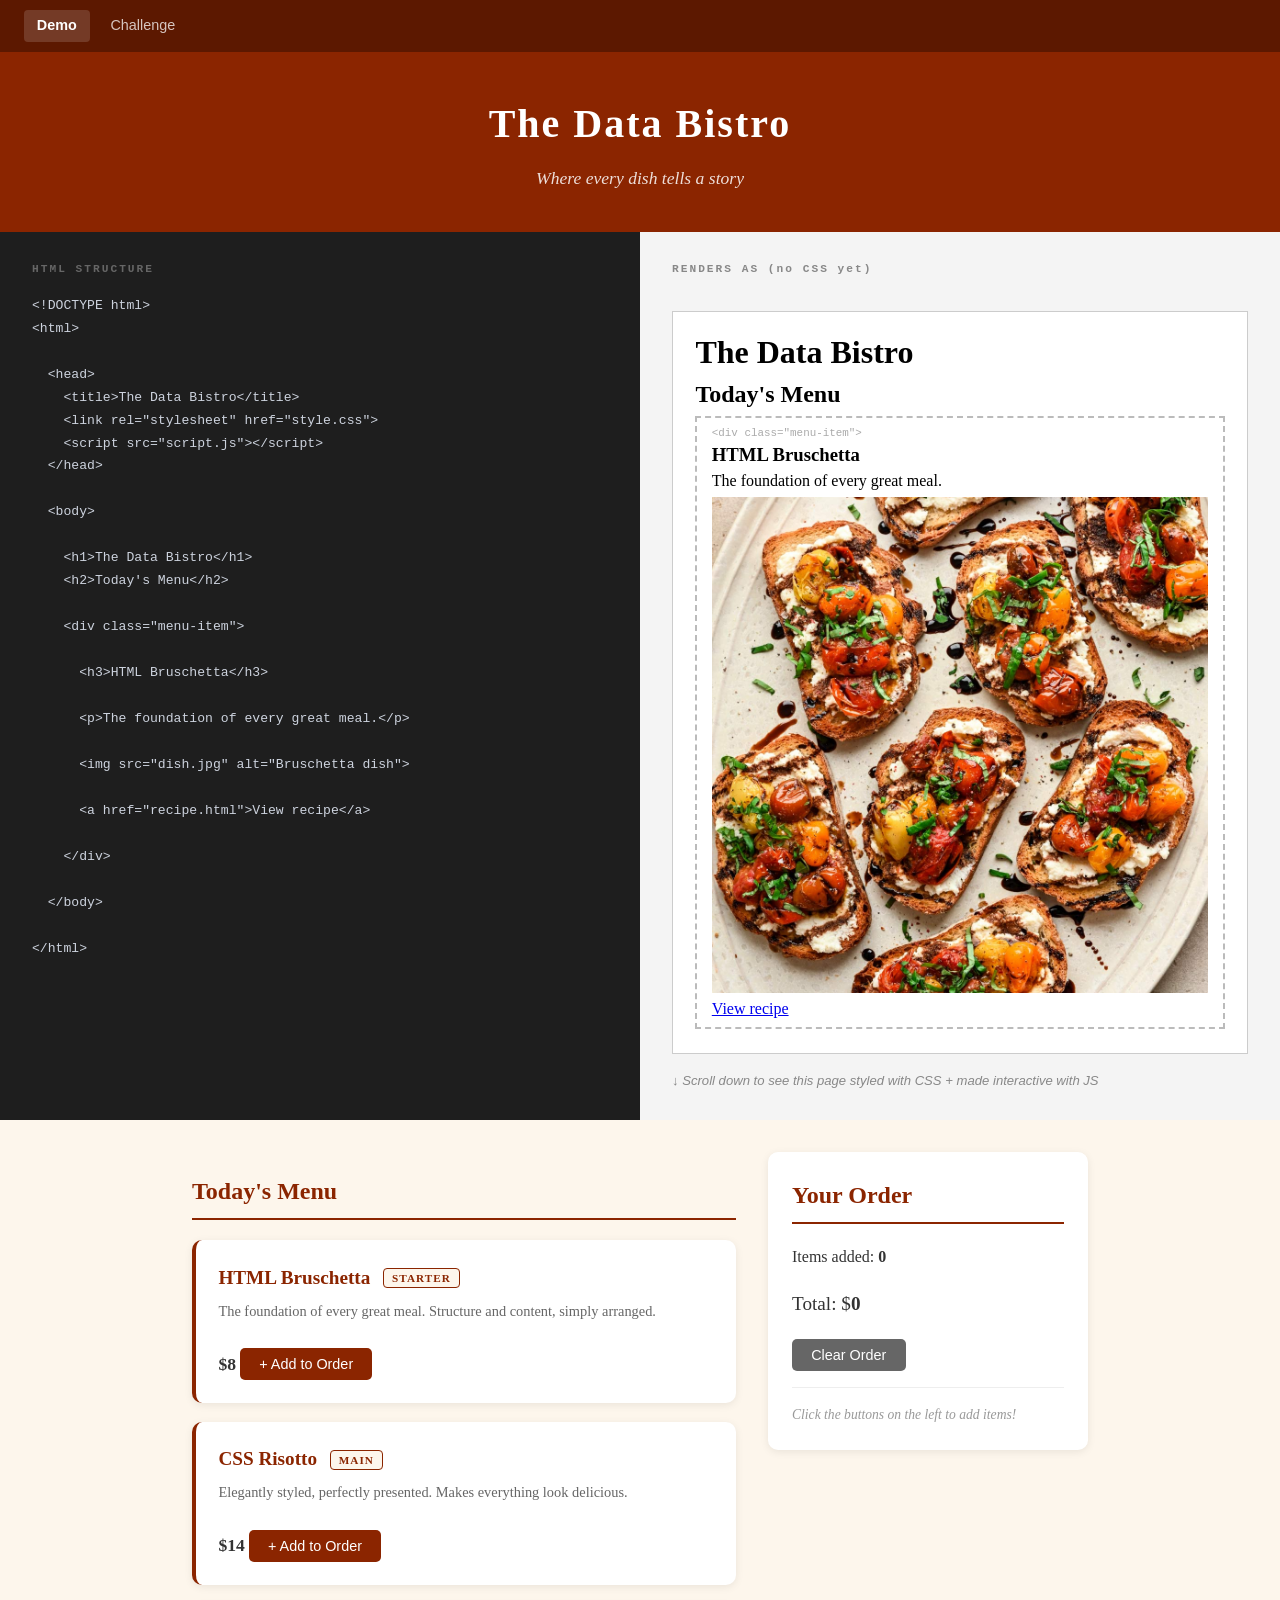
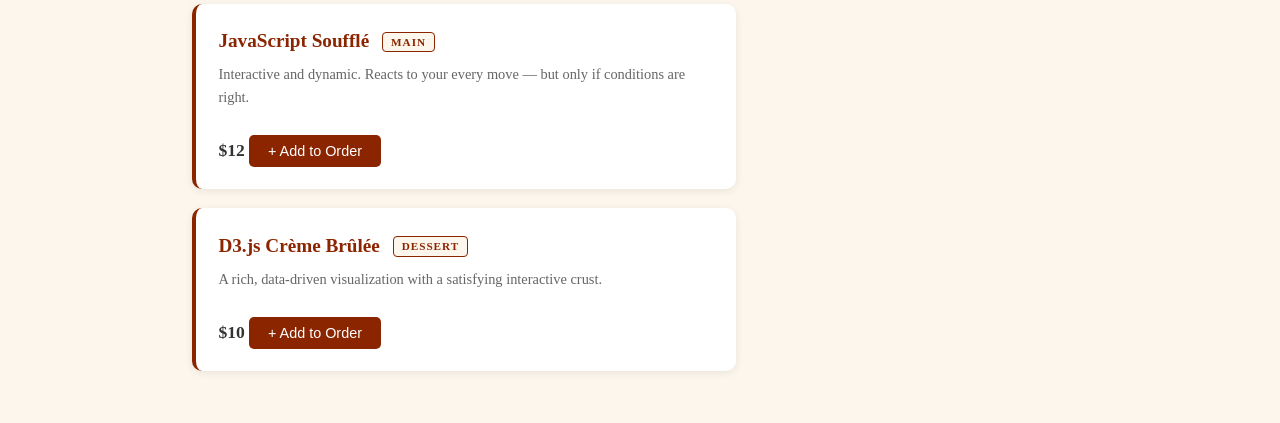
<file: index.html>
<!DOCTYPE html>
<html lang="en">
<head>
  <meta charset="UTF-8">
  <meta name="viewport" content="width=device-width, initial-scale=1.0">
  <title>The Data Bistro</title>

  <!--
    CONNECTION POINT 1 — HTML → CSS
    This <link> tag is how the browser finds style.css.
    The href must match the filename exactly.
    If it's wrong (e.g. "styles.css"), NONE of the CSS loads.
  -->
  <link rel="stylesheet" href="style.css">
</head>
<body>

  <nav>
    <a href="./" class="current">Demo</a>
    <a href="challenge/">Challenge</a>
  </nav>

  <header>
    <h1>The Data Bistro</h1>
    <p class="tagline">Where every dish tells a story</p>
  </header>

  <section class="blueprint">
    <div class="bp-code">
      <p class="bp-label">HTML STRUCTURE</p>
      <pre><code>&lt;!DOCTYPE html&gt;
&lt;html&gt;

  &lt;head&gt;
    &lt;title&gt;The Data Bistro&lt;/title&gt;
    &lt;link rel="stylesheet" href="style.css"&gt;
    &lt;script src="script.js"&gt;&lt;/script&gt;
  &lt;/head&gt;

  &lt;body&gt;

    &lt;h1&gt;The Data Bistro&lt;/h1&gt;
    &lt;h2&gt;Today's Menu&lt;/h2&gt;

    &lt;div class="menu-item"&gt;

      &lt;h3&gt;HTML Bruschetta&lt;/h3&gt;

      &lt;p&gt;The foundation of every great meal.&lt;/p&gt;

      &lt;img src="dish.jpg" alt="Bruschetta dish"&gt;

      &lt;a href="recipe.html"&gt;View recipe&lt;/a&gt;

    &lt;/div&gt;

  &lt;/body&gt;

&lt;/html&gt;</code></pre>
    </div>
    <div class="bp-preview">
      <p class="bp-label">RENDERS AS (no CSS yet)</p>
      <div class="preview-box">
        <h1>The Data Bistro</h1>
        <h2>Today's Menu</h2>
        <div class="pv-div">
          <span class="pv-div-label">&lt;div class="menu-item"&gt;</span>
          <h3>HTML Bruschetta</h3>
          <p>The foundation of every great meal.</p>
          <img src="dish.jpg" alt="Bruschetta dish" class="pv-img">
          <a href="#">View recipe</a>
        </div>
      </div>
      <p class="bp-note">↓ Scroll down to see this page styled with CSS + made interactive with JS</p>
    </div>
  </section>

  <main>

    <section class="menu">
      <h2>Today's Menu</h2>

      <!--
        Each dish card uses class="menu-item".
        In style.css, the selector ".menu-item" targets these divs.
        If the class name here and in the CSS don't match, the card gets no styling.
      -->
      <div class="menu-item">
        <h3>HTML Bruschetta <span class="badge">Starter</span></h3>
        <p class="description">The foundation of every great meal. Structure and content, simply arranged.</p>
        <span class="price">$8</span>
        <!-- data-price is read by script.js to know how much to add -->
        <button class="add-btn" data-price="8">+ Add to Order</button>
      </div>

      <div class="menu-item">
        <h3>CSS Risotto <span class="badge">Main</span></h3>
        <p class="description">Elegantly styled, perfectly presented. Makes everything look delicious.</p>
        <span class="price">$14</span>
        <button class="add-btn" data-price="14">+ Add to Order</button>
      </div>

      <div class="menu-item">
        <h3>JavaScript Soufflé <span class="badge">Main</span></h3>
        <p class="description">Interactive and dynamic. Reacts to your every move — but only if conditions are right.</p>
        <span class="price">$12</span>
        <button class="add-btn" data-price="12">+ Add to Order</button>
      </div>

      <div class="menu-item">
        <h3>D3.js Crème Brûlée <span class="badge">Dessert</span></h3>
        <p class="description">A rich, data-driven visualization with a satisfying interactive crust.</p>
        <span class="price">$10</span>
        <button class="add-btn" data-price="10">+ Add to Order</button>
      </div>
    </section>

    <aside class="order-panel">
      <h2>Your Order</h2>
      <p>Items added: <strong id="item-count">0</strong></p>
      <!--
        id="order-total" is how script.js finds this element.
        In script.js: document.getElementById('order-total')
        If that ID doesn't match exactly, JS can't update the total.
      -->
      <p class="total-line">Total: $<strong id="order-total">0</strong></p>
      <!--
        id="clear-btn" is how script.js finds this button.
        In script.js: document.getElementById('clear-btn')
      -->
      <button id="clear-btn">Clear Order</button>
      <hr>
      <p class="note">Click the buttons on the left to add items!</p>
    </aside>

  </main>

  <!--
    CONNECTION POINT 2 — HTML → JavaScript
    This <script> tag is how the browser finds script.js.
    It goes at the bottom so all the HTML elements above exist
    before script.js tries to find them.
    If src is wrong, or this line is missing, NONE of the JS runs.
  -->
  <script src="script.js"></script>

</body>
</html>
</file>
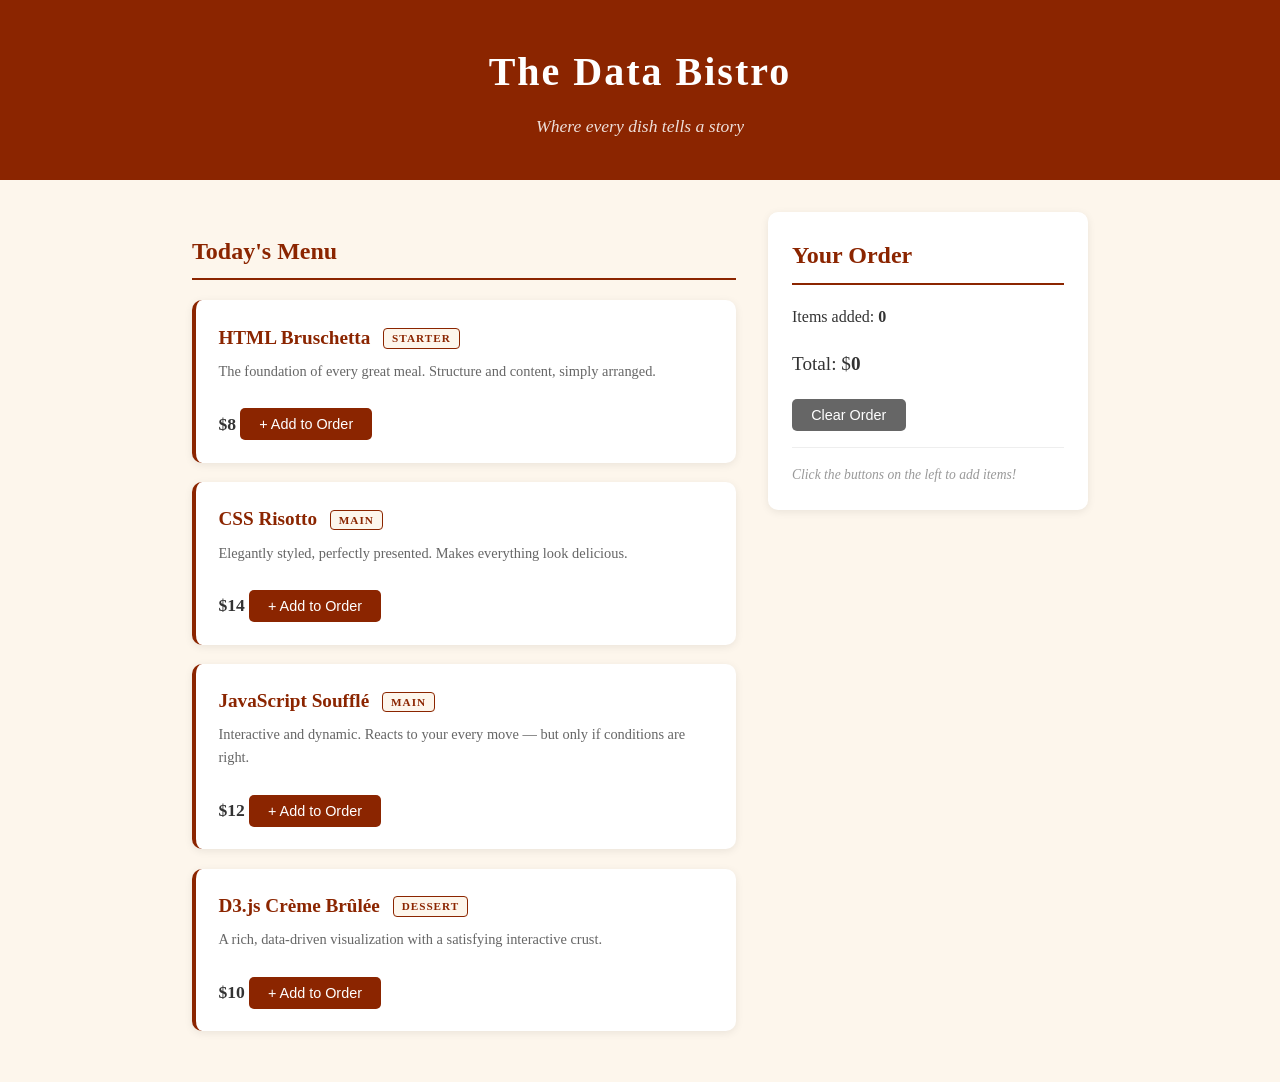
<file: demo/index.html>
<!DOCTYPE html>
<html lang="en">
<head>
  <meta charset="UTF-8">
  <meta name="viewport" content="width=device-width, initial-scale=1.0">
  <title>The Data Bistro</title>

  <!--
    CONNECTION POINT 1 — HTML → CSS
    This <link> tag is how the browser finds style.css.
    The href must match the filename exactly.
    If it's wrong (e.g. "styles.css"), NONE of the CSS loads.
  -->
  <link rel="stylesheet" href="style.css">
</head>
<body>

  <header>
    <h1>The Data Bistro</h1>
    <p class="tagline">Where every dish tells a story</p>
  </header>

  <main>

    <section class="menu">
      <h2>Today's Menu</h2>

      <!--
        Each dish card uses class="menu-item".
        In style.css, the selector ".menu-item" targets these divs.
        If the class name here and in the CSS don't match, the card gets no styling.
      -->
      <div class="menu-item">
        <h3>HTML Bruschetta <span class="badge">Starter</span></h3>
        <p class="description">The foundation of every great meal. Structure and content, simply arranged.</p>
        <span class="price">$8</span>
        <!-- data-price is read by script.js to know how much to add -->
        <button class="add-btn" data-price="8">+ Add to Order</button>
      </div>

      <div class="menu-item">
        <h3>CSS Risotto <span class="badge">Main</span></h3>
        <p class="description">Elegantly styled, perfectly presented. Makes everything look delicious.</p>
        <span class="price">$14</span>
        <button class="add-btn" data-price="14">+ Add to Order</button>
      </div>

      <div class="menu-item">
        <h3>JavaScript Soufflé <span class="badge">Main</span></h3>
        <p class="description">Interactive and dynamic. Reacts to your every move — but only if conditions are right.</p>
        <span class="price">$12</span>
        <button class="add-btn" data-price="12">+ Add to Order</button>
      </div>

      <div class="menu-item">
        <h3>D3.js Crème Brûlée <span class="badge">Dessert</span></h3>
        <p class="description">A rich, data-driven visualization with a satisfying interactive crust.</p>
        <span class="price">$10</span>
        <button class="add-btn" data-price="10">+ Add to Order</button>
      </div>
    </section>

    <aside class="order-panel">
      <h2>Your Order</h2>
      <p>Items added: <strong id="item-count">0</strong></p>
      <!--
        id="order-total" is how script.js finds this element.
        In script.js: document.getElementById('order-total')
        If that ID doesn't match exactly, JS can't update the total.
      -->
      <p class="total-line">Total: $<strong id="order-total">0</strong></p>
      <!--
        id="clear-btn" is how script.js finds this button.
        In script.js: document.getElementById('clear-btn')
      -->
      <button id="clear-btn">Clear Order</button>
      <hr>
      <p class="note">Click the buttons on the left to add items!</p>
    </aside>

  </main>

  <!--
    CONNECTION POINT 2 — HTML → JavaScript
    This <script> tag is how the browser finds script.js.
    It goes at the bottom so all the HTML elements above exist
    before script.js tries to find them.
    If src is wrong, or this line is missing, NONE of the JS runs.
  -->
  <script src="script.js"></script>

</body>
</html>
</file>
<file: style.css>
/* ============================================================
   style.css — The "Interior Design" of The Data Bistro
   Loaded by the <link> tag in index.html.

   HOW SELECTORS CONNECT TO HTML:
     .menu-item  →  targets every element with class="menu-item"
     #order-total → targets the element with id="order-total"
     .add-btn    →  targets every element with class="add-btn"
   If the name here doesn't match the class/id in HTML, the rule is ignored.
   ============================================================ */

*, *::before, *::after {
  box-sizing: border-box;
}

body {
  font-family: 'Georgia', serif;
  margin: 0;
  background-color: #fdf6ec;
  color: #333;
  line-height: 1.6;
}

/* ------- Blueprint panel ------- */
.blueprint {
  display: flex;
  min-height: 340px;
}

.bp-code {
  flex: 1;
  padding: 1.8rem 2rem;
  background: #1e1e1e;
  overflow-x: auto;
}

.bp-preview {
  flex: 1;
  padding: 1.8rem 2rem;
  background: #f4f4f4;
  display: flex;
  flex-direction: column;
  gap: 1rem;
}

.bp-label {
  font-family: monospace;
  font-size: 0.7rem;
  font-weight: bold;
  letter-spacing: 2px;
  color: #888;
  margin: 0 0 1rem;
}

.bp-code .bp-label {
  color: #666;
}

.bp-code pre {
  margin: 0;
}

.bp-code code {
  font-family: 'Courier New', monospace;
  font-size: 0.82rem;
  color: #cdd3de;
  line-height: 1.75;
  white-space: pre;
}

/* Preview box — resets to plain browser-default rendering */
.preview-box {
  background: white;
  border: 1px solid #ccc;
  padding: 1rem 1.4rem;
  font-family: 'Times New Roman', Times, serif;
  color: black;
  line-height: normal;
}

.preview-box h1 {
  font-size: 2em;
  font-weight: bold;
  margin: 0.2em 0 0.3em;
  color: black;
  font-family: 'Times New Roman', Times, serif;
  text-align: left;
  letter-spacing: normal;
  padding: 0;
  background: none;
}

.preview-box h2 {
  font-size: 1.5em;
  font-weight: bold;
  margin: 0.2em 0 0.3em;
  color: black;
  font-family: 'Times New Roman', Times, serif;
  border: none;
  padding: 0;
}

.preview-box h3 {
  font-size: 1.17em;
  font-weight: bold;
  margin: 0.2em 0 0.3em;
  color: black;
  font-family: 'Times New Roman', Times, serif;
}

.preview-box p {
  margin: 0.4em 0;
  color: black;
  font-size: 1em;
  font-style: normal;
}

.pv-div {
  border: 2px dashed #bbb;
  padding: 0.6rem 0.9rem;
  margin: 0.5rem 0;
}

.pv-div-label {
  display: block;
  font-family: monospace;
  font-size: 0.68rem;
  color: #aaa;
  margin-bottom: 0.3rem;
}

.pv-img {
  display: block;
  max-width: 100%;
  height: auto;
  margin: 0.4em 0;
}

.preview-box a {
  color: #0000ee;
  text-decoration: underline;
  font-family: 'Times New Roman', Times, serif;
  font-size: 1em;
}

.bp-note {
  font-family: sans-serif;
  font-size: 0.82rem;
  color: #888;
  font-style: italic;
  margin: 0;
}

/* ------- Nav ------- */
nav {
  background-color: #5c1800;
  display: flex;
  gap: 0.5rem;
  padding: 0.6rem 1.5rem;
}

nav a {
  color: rgba(255, 255, 255, 0.75);
  text-decoration: none;
  font-family: sans-serif;
  font-size: 0.9rem;
  padding: 0.3rem 0.8rem;
  border-radius: 4px;
}

nav a:hover {
  color: white;
  background-color: rgba(255, 255, 255, 0.1);
}

nav a.current {
  color: white;
  font-weight: bold;
  background-color: rgba(255, 255, 255, 0.15);
}

/* ------- Header ------- */
header {
  background-color: #8b2500;
  color: white;
  text-align: center;
  padding: 2.5rem 1rem;
}

header h1 {
  margin: 0;
  font-size: 2.5rem;
  letter-spacing: 2px;
}

.tagline {
  margin: 0.5rem 0 0;
  font-style: italic;
  opacity: 0.85;
  font-size: 1.1rem;
}

/* ------- Page layout ------- */
main {
  display: flex;
  gap: 2rem;
  padding: 2rem;
  max-width: 960px;
  margin: 0 auto;
}

/* ------- Menu section ------- */
.menu {
  flex: 2;
}

.menu h2 {
  font-size: 1.5rem;
  border-bottom: 2px solid #8b2500;
  padding-bottom: 0.5rem;
  color: #8b2500;
}

/*
  .menu-item — this selector must match class="menu-item" in index.html exactly.
  If the HTML says class="menu-card" instead, this entire rule block is skipped.
*/
.menu-item {
  background: white;
  border-radius: 10px;
  padding: 1.4rem;
  margin-bottom: 1.2rem;
  box-shadow: 0 2px 8px rgba(0, 0, 0, 0.08);
  border-left: 4px solid #8b2500;
}

.menu-item h3 {
  margin: 0 0 0.4rem;
  color: #8b2500;
  font-size: 1.2rem;
}

.description {
  color: #666;
  font-size: 0.9rem;
  margin: 0.3rem 0 0.8rem;
}

.price {
  font-size: 1.1rem;
  font-weight: bold;
  color: #333;
}

.badge {
  background: #fdf6ec;
  color: #8b2500;
  font-size: 0.7rem;
  font-weight: bold;
  text-transform: uppercase;
  letter-spacing: 1px;
  padding: 0.2rem 0.5rem;
  border-radius: 4px;
  border: 1px solid #8b2500;
  margin-left: 0.5rem;
  vertical-align: middle;
}

/* .add-btn targets every element with class="add-btn" */
.add-btn {
  display: inline-block;
  margin-top: 0.8rem;
  padding: 0.5rem 1.2rem;
  background-color: #8b2500;
  color: white;
  border: none;
  border-radius: 5px;
  cursor: pointer;
  font-size: 0.9rem;
  transition: background-color 0.2s;
}

.add-btn:hover {
  background-color: #b03000;
}

/* ------- Order panel ------- */
.order-panel {
  flex: 1;
  background: white;
  border-radius: 10px;
  padding: 1.5rem;
  box-shadow: 0 2px 8px rgba(0, 0, 0, 0.08);
  height: fit-content;
  position: sticky;
  top: 1rem;
}

.order-panel h2 {
  margin-top: 0;
  color: #8b2500;
  border-bottom: 2px solid #8b2500;
  padding-bottom: 0.5rem;
}

.total-line {
  font-size: 1.2rem;
}

/* #clear-btn targets the element with id="clear-btn" */
#clear-btn {
  padding: 0.5rem 1.2rem;
  background: #666;
  color: white;
  border: none;
  border-radius: 5px;
  cursor: pointer;
  font-size: 0.9rem;
  transition: background-color 0.2s;
}

#clear-btn:hover {
  background: #444;
}

hr {
  border: none;
  border-top: 1px solid #eee;
  margin: 1rem 0;
}

.note {
  font-size: 0.85rem;
  color: #999;
  font-style: italic;
  margin: 0;
}
</file>
<file: demo/style.css>
/* ============================================================
   style.css — The "Interior Design" of The Data Bistro
   Loaded by the <link> tag in index.html.

   HOW SELECTORS CONNECT TO HTML:
     .menu-item  →  targets every element with class="menu-item"
     #order-total → targets the element with id="order-total"
     .add-btn    →  targets every element with class="add-btn"
   If the name here doesn't match the class/id in HTML, the rule is ignored.
   ============================================================ */

*, *::before, *::after {
  box-sizing: border-box;
}

body {
  font-family: 'Georgia', serif;
  margin: 0;
  background-color: #fdf6ec;
  color: #333;
  line-height: 1.6;
}

/* ------- Header ------- */
header {
  background-color: #8b2500;
  color: white;
  text-align: center;
  padding: 2.5rem 1rem;
}

header h1 {
  margin: 0;
  font-size: 2.5rem;
  letter-spacing: 2px;
}

.tagline {
  margin: 0.5rem 0 0;
  font-style: italic;
  opacity: 0.85;
  font-size: 1.1rem;
}

/* ------- Page layout ------- */
main {
  display: flex;
  gap: 2rem;
  padding: 2rem;
  max-width: 960px;
  margin: 0 auto;
}

/* ------- Menu section ------- */
.menu {
  flex: 2;
}

.menu h2 {
  font-size: 1.5rem;
  border-bottom: 2px solid #8b2500;
  padding-bottom: 0.5rem;
  color: #8b2500;
}

/*
  .menu-item — this selector must match class="menu-item" in index.html exactly.
  If the HTML says class="menu-card" instead, this entire rule block is skipped.
*/
.menu-item {
  background: white;
  border-radius: 10px;
  padding: 1.4rem;
  margin-bottom: 1.2rem;
  box-shadow: 0 2px 8px rgba(0, 0, 0, 0.08);
  border-left: 4px solid #8b2500;
}

.menu-item h3 {
  margin: 0 0 0.4rem;
  color: #8b2500;
  font-size: 1.2rem;
}

.description {
  color: #666;
  font-size: 0.9rem;
  margin: 0.3rem 0 0.8rem;
}

.price {
  font-size: 1.1rem;
  font-weight: bold;
  color: #333;
}

.badge {
  background: #fdf6ec;
  color: #8b2500;
  font-size: 0.7rem;
  font-weight: bold;
  text-transform: uppercase;
  letter-spacing: 1px;
  padding: 0.2rem 0.5rem;
  border-radius: 4px;
  border: 1px solid #8b2500;
  margin-left: 0.5rem;
  vertical-align: middle;
}

/* .add-btn targets every element with class="add-btn" */
.add-btn {
  display: inline-block;
  margin-top: 0.8rem;
  padding: 0.5rem 1.2rem;
  background-color: #8b2500;
  color: white;
  border: none;
  border-radius: 5px;
  cursor: pointer;
  font-size: 0.9rem;
  transition: background-color 0.2s;
}

.add-btn:hover {
  background-color: #b03000;
}

/* ------- Order panel ------- */
.order-panel {
  flex: 1;
  background: white;
  border-radius: 10px;
  padding: 1.5rem;
  box-shadow: 0 2px 8px rgba(0, 0, 0, 0.08);
  height: fit-content;
  position: sticky;
  top: 1rem;
}

.order-panel h2 {
  margin-top: 0;
  color: #8b2500;
  border-bottom: 2px solid #8b2500;
  padding-bottom: 0.5rem;
}

.total-line {
  font-size: 1.2rem;
}

/* #clear-btn targets the element with id="clear-btn" */
#clear-btn {
  padding: 0.5rem 1.2rem;
  background: #666;
  color: white;
  border: none;
  border-radius: 5px;
  cursor: pointer;
  font-size: 0.9rem;
  transition: background-color 0.2s;
}

#clear-btn:hover {
  background: #444;
}

hr {
  border: none;
  border-top: 1px solid #eee;
  margin: 1rem 0;
}

.note {
  font-size: 0.85rem;
  color: #999;
  font-style: italic;
  margin: 0;
}
</file>
